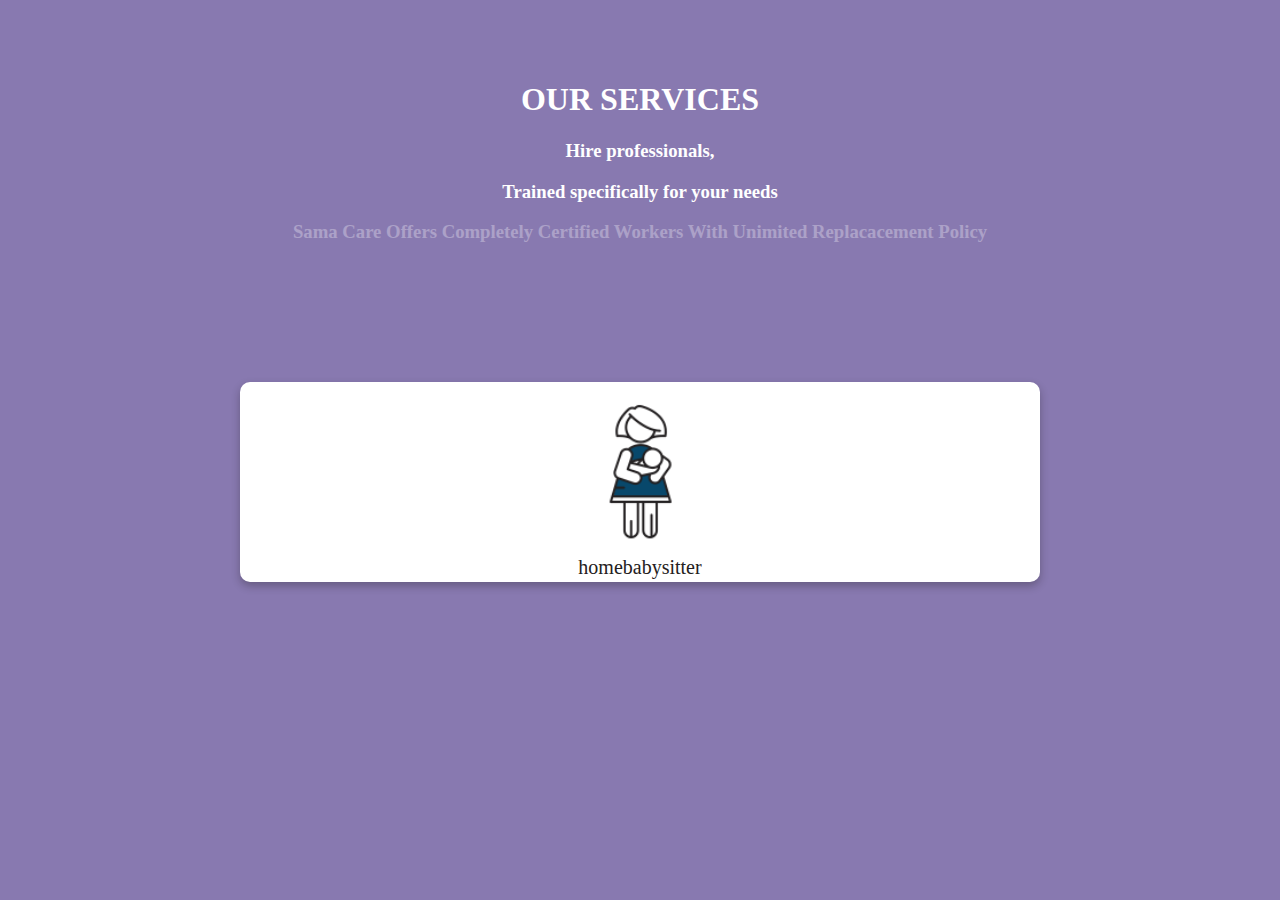
<file: index.html>
<!DOCTYPE html>
<html lang="en">
  <head>
    <meta charset="UTF-8" />
    <meta http-equiv="X-UA-Compatible" content="IE=edge" />
    <meta name="viewport" content="width=device-width, initial-scale=1.0" />
    <title>The Sama Care Web Application</title>
    <link rel="stylesheet" href="style.css" />
  </head>
  <body>

    <!--Carousel-->
    <div class ="funny-text">
        <h1> OUR SERVICES </h1>
        <h3>Hire professionals,</h3>
        <h3>Trained specifically for your needs</h3>
        <h3 class = "OPP">Sama Care Offers Completely Certified Workers With Unimited Replacacement Policy </h3>
    </div>

    <div class="slideshow-container">

        <div class="mySlides fade">
            <img src="assets/homebabysitter.png" style="width:100%">
            <div class="text">homebabysitter</div>
        </div>
    
        <div class="mySlides fade">
            <img src="assets/homecleaning.png" style="width:100%">
            <div class="text">homecleaning</div>
        </div>
    
        <div class="mySlides fade">
            <img src="assets/homecook.png" style="width:100%">
            <div class="text">homecook</div>
        </div>

        <div class="mySlides fade">
            <img src="assets/homeelderly.png" style="width:100%">
            <div class="text">homeelderly</div>
        </div>
    
    </div>
    
    <br>

    <div style="text-align:center">
        <span class="dot" onclick="currentSlide(1)"></span>
        <span class="dot" onclick="currentSlide(2)"></span>
        <span class="dot" onclick="currentSlide(3)"></span>
        <span class="dot" onclick="currentSlide(4)"></span>
    </div> 
        
    <script src="script.js"></script>
  </body>
</html>
</file>
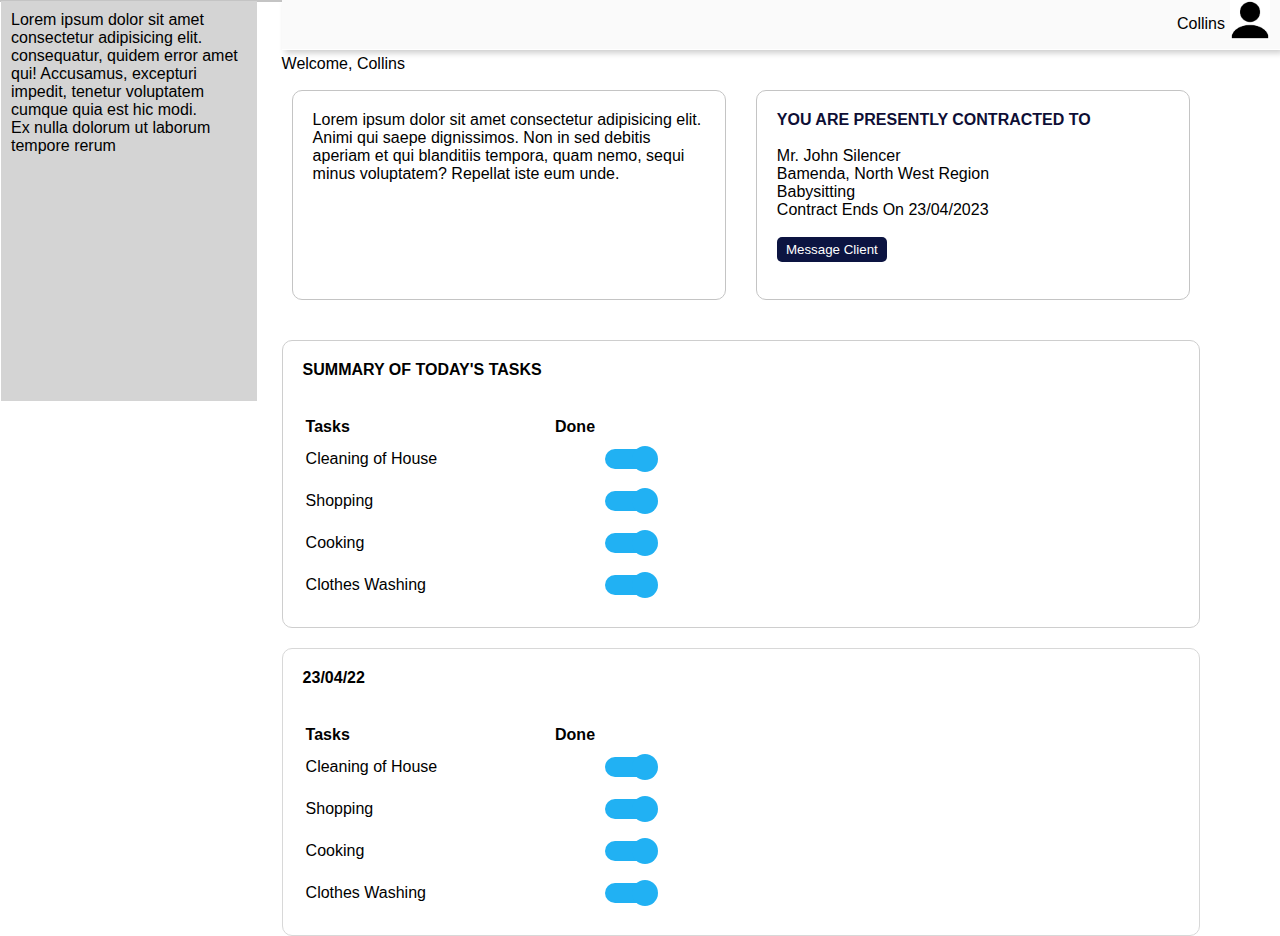
<file: figma/figma.html>
<!DOCTYPE html>
<html lang="en">
<head>
    <meta charset="UTF-8">
    <meta http-equiv="X-UA-Compatible" content="IE=edge">
    <meta name="viewport" content="width=device-width, initial-scale=1.0">
    <title>Figma S7</title>
    <link rel="stylesheet" href="figma.css">
</head>
<body>
    <header>
        <div class="header-items">
            <p>Collins</p>
            <img src="image/user.png" alt="user_icon"></div>
            
    </header>
    <div class="main">
        <div class="nav">
            <ul>
                <li>Lorem ipsum dolor sit amet consectetur adipisicing elit.  </li>
                <li> consequatur, quidem error amet qui! Accusamus, excepturi</li>
                <li>impedit, tenetur voluptatem cumque quia est hic modi.</li>
                <li>Ex nulla dolorum ut laborum tempore rerum</li>
            </ul>
        </div>
        <div class="layer-container">
            <div class="layer">Welcome, Collins</div>
            <div class="layer">
            <div class="layer-child">Lorem ipsum dolor sit amet consectetur adipisicing elit. Animi qui saepe dignissimos. Non in sed debitis aperiam et qui blanditiis tempora, quam nemo, sequi minus voluptatem? Repellat iste eum unde.
            </div>
            <div class="layer-child">
                <p id="heading"><b>YOU ARE PRESENTLY CONTRACTED TO</b></p><br>
                <P>Mr. John Silencer</P>
                <p>Bamenda, North West Region</p>
                <p>Babysitting</p>
                <p>Contract Ends On 23/04/2023</p><br>
                <button type="button">Message Client</button>
            </div>
        </div>
        <div class="layer">
            <p><B>SUMMARY OF TODAY'S TASKS</B></p>
            <table>
                    <tr>
                    <th>Tasks</th> 
                    <th id="done">Done</th>
                </tr>
            <tr>
                <td>
                    <label>Cleaning of House</label>
                </td>
            <td>
                <label class="switch">
                <input type="checkbox" checked>
                <span class="slider round"></span>
              </label>
            </td>
            </tr>
            <tr>
              <td><label>Shopping</label></td>  
            <td><label class="switch">
                <input type="checkbox" checked>
                <span class="slider round"></span>
              </label>
            </td>
            </tr>
              <tr>
               <td><label>Cooking</label></td> 
            <td><label class="switch">
                <input type="checkbox" checked>
                <span class="slider round"></span>
              </label></td>
            </tr>
            <tr>
                <td><label>Clothes Washing</label></td>
            <td><label class="switch">
                <input type="checkbox" checked>
                <span class="slider round"></span>
              </label></td>
            </tr>
                
              <br><br>
              
            </table>
        </div>
        <div class="layer">
            <p><B>23/04/22</B></p>
            <table>
                    <tr>
                    <th>Tasks</th> 
                    <th id="done">Done</th>
                </tr>
            <tr>
                <td>
                    <label>Cleaning of House</label>
                </td>
            <td>
                <label class="switch">
                <input type="checkbox" checked>
                <span class="slider round"></span>
              </label>
            </td>
            </tr>
            <tr>
              <td><label>Shopping</label></td>  
            <td><label class="switch">
                <input type="checkbox" checked>
                <span class="slider round"></span>
              </label>
            </td>
            </tr>
              <tr>
               <td><label>Cooking</label></td> 
            <td><label class="switch">
                <input type="checkbox" checked>
                <span class="slider round"></span>
              </label></td>
            </tr>
            <tr>
                <td><label>Clothes Washing</label></td>
            <td><label class="switch">
                <input type="checkbox" checked>
                <span class="slider round"></span>
              </label></td>
            </tr>
                
              <br><br>
              
            </table>
        </div>
    </div>
        
    </div>
    
</body>
</html>
</file>
<file: style.css>
* {box-sizing:border-box}

body {
    margin: 0;
    display: grid;
    justify-content: center;
    height: 100vh;
    align-items: center;
    background-color: #8879B0;
}

.funny-text {
    color: white;
    text-align: center;
}
    .OPP {
    opacity: 30%;
}

.slideshow-container {
    position: relative;
    display: flex;
    justify-content: space-around;
    overflow: hidden;
    width: 800px;
    height: 200px;
    border-radius: 10px;
    box-shadow: 0 4px 8px rgba(26, 24, 24, 0.3);
    background-color: white;
    padding-top: 15px;
}

.mySlides {
  display: none;
}

.text {
  color: rgb(36, 32, 32);
  font-size: 20px;
  font-weight: 50px;
  padding: 8px 12px;
  bottom: 12px;
  width: 100%;
  text-align: center;
}


.fade {
  animation-name: fade;
  animation-duration: 2s;
}

@keyframes fade {
  from {opacity: .4}
  to {opacity: 1}
}
</file>
<file: figma/figma.css>
* {
  box-sizing: border-box;
  margin: 0;
  font-family: 'Gill Sans', 'Gill Sans MT', Calibri, 'Trebuchet MS', sans-serif
}
body{
    color: rgb(0, 0, 0);
    background-color: rgb(255, 255, 255);
}
.main{
    margin: 0;
    border: 1px solid rgb(196, 196, 196);
}
.main:after{
    clear: both;
    margin-top: 1px solid gray;
}
header{
    background-color: rgb(250, 250, 250);
    height: 50px;
    width: 78%;
    float: right;
    border-bottom: 1px solid rgb(255, 255, 255);
    box-shadow: 03px 3px 6px 0 rgba(0, 0, 0, 0.2), 0px 0px 0 rgba(0, 0, 0, 0.19);
}
.header-items {
    display: flex;
    justify-content: flex-end;
    align-items: center;
}
.header-items p {
    position: absolute;
    right: 55px;
    top: 15px;
}
.header-items img:hover {
    box-shadow: 0 2px 4px 0 rgba(0, 0, 0, 0.2), 0 6px 20px 0 rgba(0, 0, 0, 0.19);
    height: 42px;
    width: 42px;
    transition: 0.4s;
}
header .header-items h4 {
    margin-right: 5px;
}
header .header-items img {
    height: 40px;
    width: 40px;
    margin-right: 10px;
}
.nav{
    position: relative;
    width: 20%;
    min-height: 400px;
    background-color: rgb(212, 212, 212);
    float: left;
    padding: 5px;
    margin-right: 5px;
    overflow: auto;
}
.nav ul li{
    margin: auto;
    display: block;
}
.nav ul{
    padding: 5px;
}
.layer-container{
    position: relative;
    width: 75%;
    height: 500px;
    float: left;
    margin: auto;
}
.name {
    position: absolute;
    margin: auto;
}
.layer{
    margin: 0;
    padding: 20px;
}
.layer:nth-child(1) {
    height: 10px;
    padding: 5px;
    padding-left: 20px;
}
.layer:nth-child(2){
    position: relative;
    display: flex;
    height: fit-content;
    min-height: 250px;
    margin: 10px;
}
.layer-child:nth-child(1){
    flex: 1;
    border-radius: 10px;
    padding: 20px;
    border: 1px solid rgb(196, 196, 196);
    margin-right: 15px;
    overflow: auto;
}
.layer-child:nth-child(2){
    flex: 1;
    border-radius: 10px;
    background-color: rgb(255, 255, 255);
    padding: 20px;
    border: 1px solid rgb(196, 196, 196);
    margin-left: 15px;
    text-align: left;
}
.layer-child:nth-child(2) p#heading {
    color: rgb(14, 14, 53);
}
.layer-child:nth-child(2) button {
    color: rgb(255, 255, 255);
    background-color: rgb(12, 20, 65);
    border: none;
    border-radius: 5px;
    height: 25px;
    width: 110px;
}

.layer:nth-child(3){
    border-radius: 10px;
    background-color: rgb(255, 255, 255);
    height: 200px;
    margin: 20px;
    border: 1px solid rgb(206, 206, 206);
    height: fit-content;
}
.layer:nth-child(3) tr th {
    text-align: left;
}
.layer:nth-child(4) tr th {
    text-align: left;
}
table {
    width: 50%;
}
table tr td {
    width: 50px;
    height: 40px;
}
table tr th#done {
    text-align: left;
}

.layer:nth-child(4){
    border-radius: 10px;
    background-color: rgb(255, 255, 255);
    height: 200px;
    margin: 20px;
    border: 1px solid rgb(216, 216, 216);
    height: fit-content;
}
@media (max-width: 600px) {
    .nav, .layer-container, header {
      width: 100%;
      height: fit-content;
      
    }
    .nav{
       min-height: fit-content; 
    }
    header{
        height: 50px;
    }
  }




  .switch {
    position: relative;
    left: 50px;
    display: inline-block;
    width: 50px;
    height: 20px;

  }
  
  .switch input {
    opacity: 0;
    width: 0;
    height: 0;
  }
  
  .slider {
    position: absolute;
    cursor: pointer;
    top: 0;
    left: 0;
    right: 0;
    bottom: 0;
    background-color: rgb(204, 204, 204);
    -webkit-transition: .4s;
    transition: .4s;
  }
  
  .slider:before {
    position: absolute;
    content: "";
    height: 26px;
    width: 26px;
    left: 1px;
    bottom: -3px;
    right: 5px;
    background-color: #21b1f3;
    -webkit-transition: .4s;
    transition: .4s;
  }
  
  input:checked + .slider {
    background-color: #21b1f3;
  }
  
  input:focus + .slider {
    box-shadow: 0 0 1px #2196F3;
  }
  
  input:checked + .slider:before {
    -webkit-transform: translateX(26px);
    -ms-transform: translateX(26px);
    transform: translateX(26px);
  }
  
  /* Rounded sliders */
  .slider.round {
    border-radius: 34px;
  }
  
  .slider.round:before {
    border-radius: 50%;
  }
</file>
